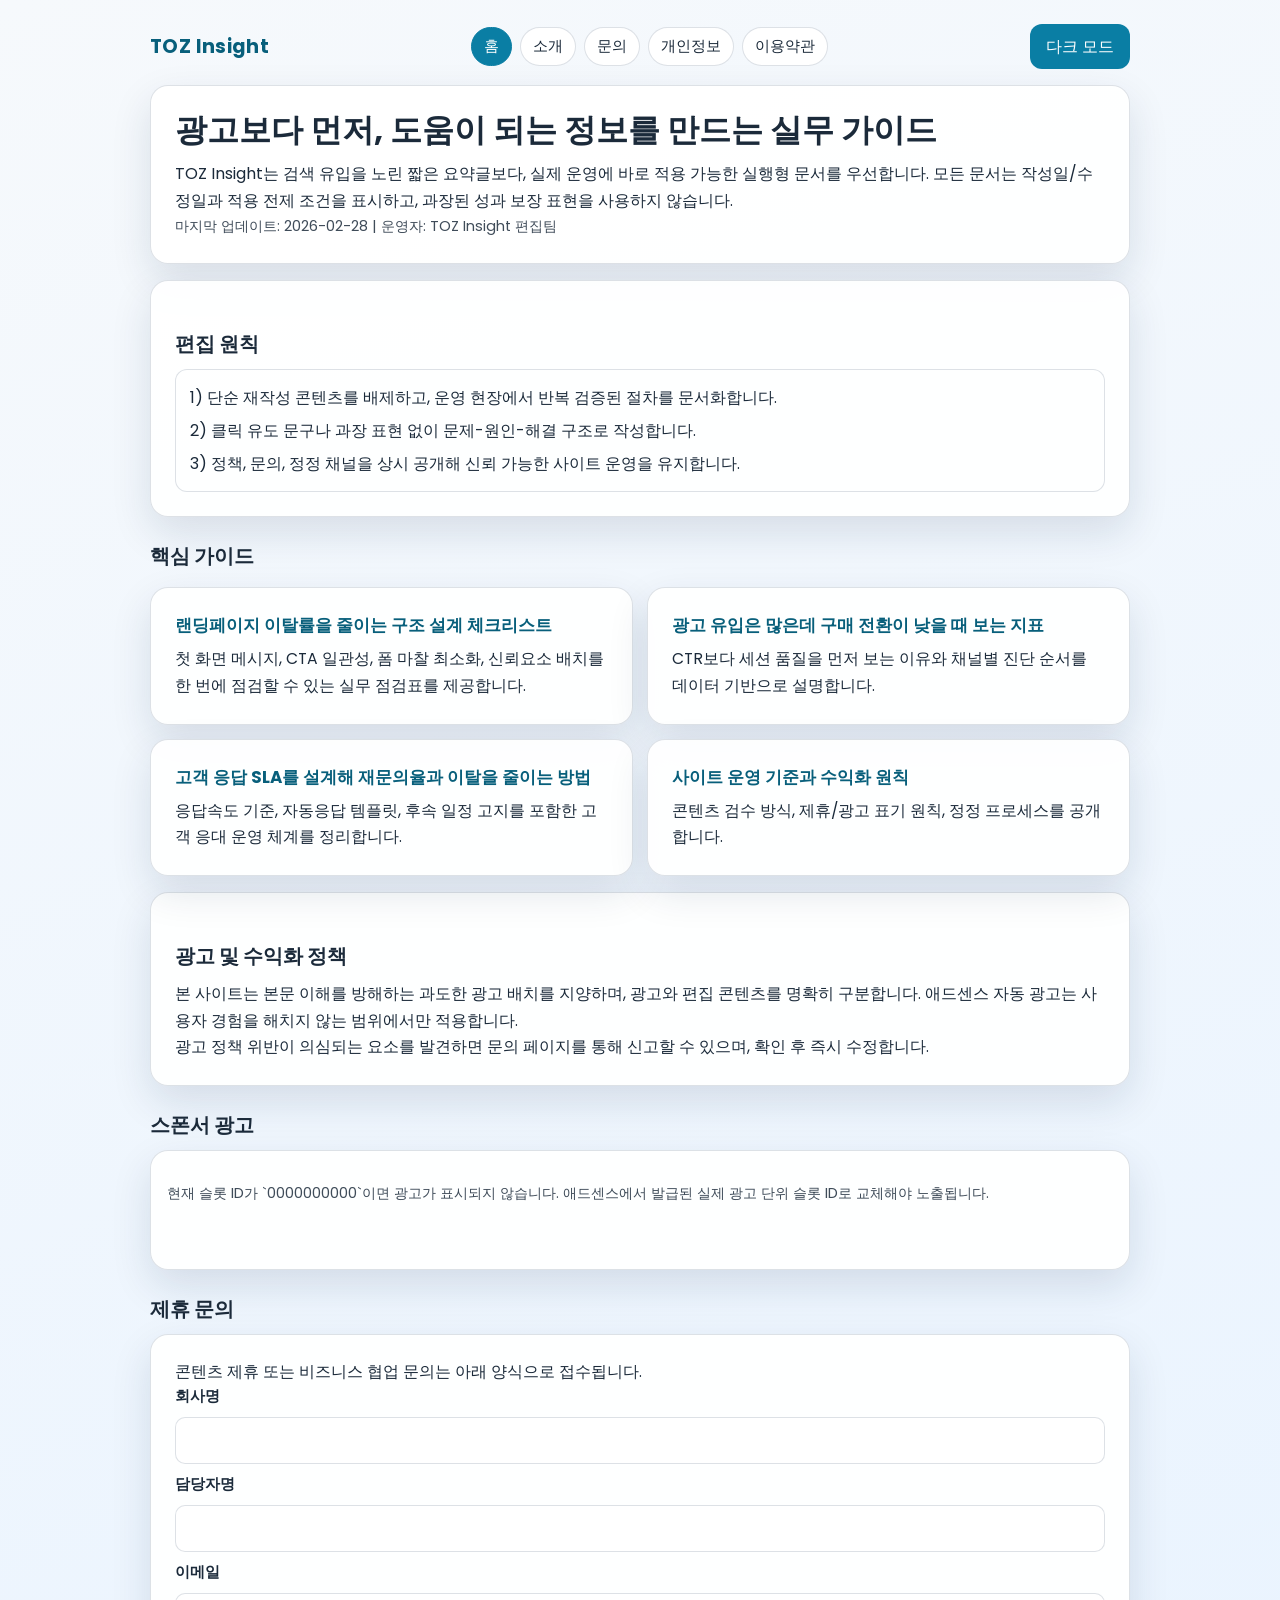
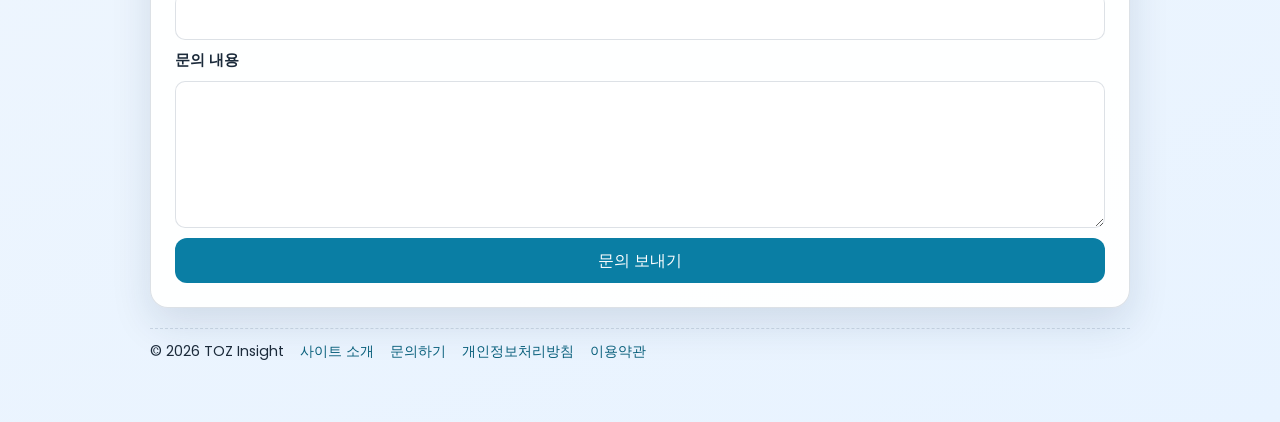
<file: index.html>
<!doctype html>
<html lang="ko">
<head>
  <!-- Google tag (gtag.js) -->
  <script async src="https://www.googletagmanager.com/gtag/js?id=G-XMYWGD8182"></script>
  <script>
    window.dataLayer = window.dataLayer || [];
    function gtag(){dataLayer.push(arguments);}
    gtag('js', new Date());

    gtag('config', 'G-XMYWGD8182');
  </script>
  <script type="text/javascript">
    (function(c,l,a,r,i,t,y){
        c[a]=c[a]||function(){(c[a].q=c[a].q||[]).push(arguments)};
        t=l.createElement(r);t.async=1;t.src="https://www.clarity.ms/tag/"+i;
        y=l.getElementsByTagName(r)[0];y.parentNode.insertBefore(t,y);
    })(window, document, "clarity", "script", "vogurle60e");
  </script>
  <meta charset="UTF-8" />
  <meta name="viewport" content="width=device-width, initial-scale=1.0" />
  <title>TOZ Insight | 비즈니스 성장 가이드</title>
  <meta name="description" content="소상공인과 1인 사업자를 위한 실무형 비즈니스 가이드. 운영, 전환율, 고객 응대, 콘텐츠 전략을 근거 기반으로 정리합니다." />
  <meta name="google-adsense-account" content="ca-pub-9788382000229740" />
  <script async src="https://pagead2.googlesyndication.com/pagead/js/adsbygoogle.js?client=ca-pub-9788382000229740" crossorigin="anonymous"></script>
  <link rel="preconnect" href="https://fonts.googleapis.com" />
  <link rel="preconnect" href="https://fonts.gstatic.com" crossorigin />
  <link href="https://fonts.googleapis.com/css2?family=Poppins:wght@300;400;600;700&display=swap" rel="stylesheet" />
  <link href="style.css" rel="stylesheet" />
</head>
<body>
  <main class="page">
    <header class="topbar">
      <div class="brand">TOZ Insight</div>
      <nav>
        <a href="index.html">홈</a>
        <a href="about.html">소개</a>
        <a href="contact.html">문의</a>
        <a href="privacy.html">개인정보</a>
        <a href="terms.html">이용약관</a>
      </nav>
      <button id="theme-toggle" type="button">다크 모드</button>
    </header>

    <section class="card hero">
      <h1>광고보다 먼저, 도움이 되는 정보를 만드는 실무 가이드</h1>
      <p>
        TOZ Insight는 검색 유입을 노린 짧은 요약글보다, 실제 운영에 바로 적용 가능한 실행형 문서를 우선합니다.
        모든 문서는 작성일/수정일과 적용 전제 조건을 표시하고, 과장된 성과 보장 표현을 사용하지 않습니다.
      </p>
      <p class="notice">
        마지막 업데이트: 2026-02-28 | 운영자: TOZ Insight 편집팀
      </p>
    </section>

    <section class="card">
      <h2 class="section-title">편집 원칙</h2>
      <div class="list-block">
        <p>1) 단순 재작성 콘텐츠를 배제하고, 운영 현장에서 반복 검증된 절차를 문서화합니다.</p>
        <p>2) 클릭 유도 문구나 과장 표현 없이 문제-원인-해결 구조로 작성합니다.</p>
        <p>3) 정책, 문의, 정정 채널을 상시 공개해 신뢰 가능한 사이트 운영을 유지합니다.</p>
      </div>
    </section>

    <h2 class="section-title">핵심 가이드</h2>
    <section class="grid">
      <article class="card article">
        <h2><a href="guide-landing-conversion.html">랜딩페이지 이탈률을 줄이는 구조 설계 체크리스트</a></h2>
        <p>
          첫 화면 메시지, CTA 일관성, 폼 마찰 최소화, 신뢰요소 배치를 한 번에 점검할 수 있는 실무 점검표를 제공합니다.
        </p>
      </article>
      <article class="card article">
        <h2><a href="guide-ad-traffic-quality.html">광고 유입은 많은데 구매 전환이 낮을 때 보는 지표</a></h2>
        <p>
          CTR보다 세션 품질을 먼저 보는 이유와 채널별 진단 순서를 데이터 기반으로 설명합니다.
        </p>
      </article>
      <article class="card article">
        <h2><a href="guide-customer-response-sla.html">고객 응답 SLA를 설계해 재문의율과 이탈을 줄이는 방법</a></h2>
        <p>
          응답속도 기준, 자동응답 템플릿, 후속 일정 고지를 포함한 고객 응대 운영 체계를 정리합니다.
        </p>
      </article>
      <article class="card article">
        <h2><a href="about.html">사이트 운영 기준과 수익화 원칙</a></h2>
        <p>
          콘텐츠 검수 방식, 제휴/광고 표기 원칙, 정정 프로세스를 공개합니다.
        </p>
      </article>
    </section>

    <section class="card">
      <h2 class="section-title">광고 및 수익화 정책</h2>
      <p class="copy">
        본 사이트는 본문 이해를 방해하는 과도한 광고 배치를 지양하며, 광고와 편집 콘텐츠를 명확히 구분합니다.
        애드센스 자동 광고는 사용자 경험을 해치지 않는 범위에서만 적용합니다.
      </p>
      <p class="copy">
        광고 정책 위반이 의심되는 요소를 발견하면 문의 페이지를 통해 신고할 수 있으며, 확인 후 즉시 수정합니다.
      </p>
    </section>

    <h2 class="section-title">스폰서 광고</h2>
    <section class="card ad-card">
      <ins
        class="adsbygoogle"
        style="display:block"
        data-ad-client="ca-pub-9788382000229740"
        data-ad-slot="0000000000"
        data-ad-format="auto"
        data-full-width-responsive="true"
      ></ins>
      <p class="notice">
        현재 슬롯 ID가 `0000000000`이면 광고가 표시되지 않습니다. 애드센스에서 발급된 실제 광고 단위 슬롯 ID로 교체해야 노출됩니다.
      </p>
    </section>

    <h2 class="section-title">제휴 문의</h2>
    <section class="card">
      <p class="copy">콘텐츠 제휴 또는 비즈니스 협업 문의는 아래 양식으로 접수됩니다.</p>
      <form action="https://formspree.io/f/mbdabpjo" method="POST">
        <label for="company">회사명</label>
        <input id="company" name="company" type="text" required />

        <label for="name">담당자명</label>
        <input id="name" name="name" type="text" required />

        <label for="email">이메일</label>
        <input id="email" name="email" type="email" required />

        <label for="message">문의 내용</label>
        <textarea id="message" name="message" rows="5" required></textarea>

        <input type="hidden" name="_subject" value="TOZ Insight 제휴 문의" />
        <button type="submit">문의 보내기</button>
      </form>
    </section>

    <footer class="footer">
      <span>© 2026 TOZ Insight</span>
      <a href="about.html">사이트 소개</a>
      <a href="contact.html">문의하기</a>
      <a href="privacy.html">개인정보처리방침</a>
      <a href="terms.html">이용약관</a>
    </footer>
  </main>

  <script src="main.js"></script>
</body>
</html>
</file>
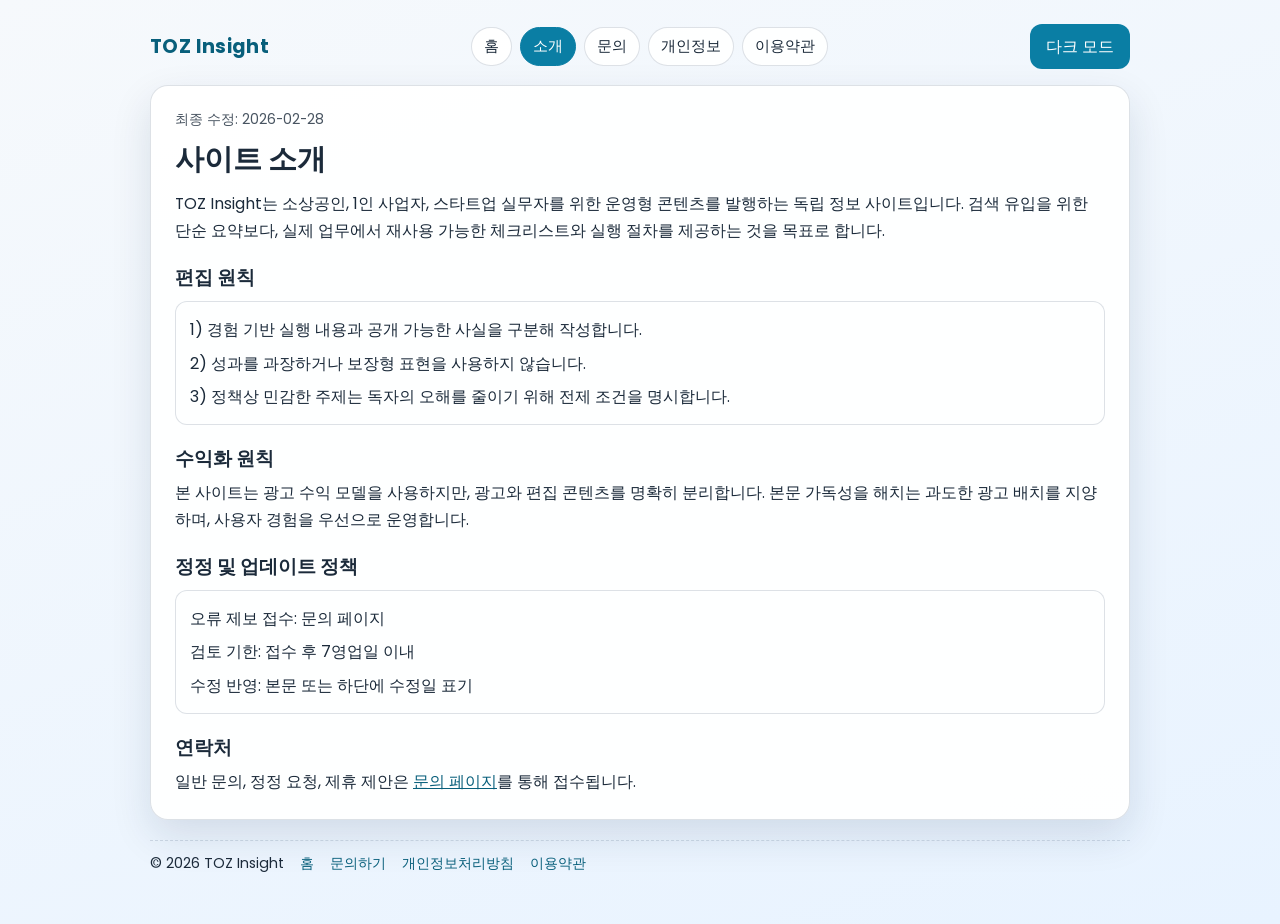
<file: about.html>
<!doctype html>
<html lang="ko">
<head>
  <!-- Google tag (gtag.js) -->
  <script async src="https://www.googletagmanager.com/gtag/js?id=G-XMYWGD8182"></script>
  <script>
    window.dataLayer = window.dataLayer || [];
    function gtag(){dataLayer.push(arguments);}
    gtag('js', new Date());

    gtag('config', 'G-XMYWGD8182');
  </script>
  <script type="text/javascript">
    (function(c,l,a,r,i,t,y){
        c[a]=c[a]||function(){(c[a].q=c[a].q||[]).push(arguments)};
        t=l.createElement(r);t.async=1;t.src="https://www.clarity.ms/tag/"+i;
        y=l.getElementsByTagName(r)[0];y.parentNode.insertBefore(t,y);
    })(window, document, "clarity", "script", "vogurle60e");
  </script>
  <meta charset="UTF-8" />
  <meta name="viewport" content="width=device-width, initial-scale=1.0" />
  <title>TOZ Insight | 사이트 소개</title>
  <meta name="description" content="TOZ Insight 운영 목적, 편집 원칙, 수익화 원칙, 정정 정책 안내" />
  <meta name="google-adsense-account" content="ca-pub-9788382000229740" />
  <script async src="https://pagead2.googlesyndication.com/pagead/js/adsbygoogle.js?client=ca-pub-9788382000229740" crossorigin="anonymous"></script>
  <link rel="preconnect" href="https://fonts.googleapis.com" />
  <link rel="preconnect" href="https://fonts.gstatic.com" crossorigin />
  <link href="https://fonts.googleapis.com/css2?family=Poppins:wght@300;400;600;700&display=swap" rel="stylesheet" />
  <link href="style.css" rel="stylesheet" />
</head>
<body>
  <main class="page">
    <header class="topbar">
      <div class="brand">TOZ Insight</div>
      <nav>
        <a href="index.html">홈</a>
        <a href="about.html">소개</a>
        <a href="contact.html">문의</a>
        <a href="privacy.html">개인정보</a>
        <a href="terms.html">이용약관</a>
      </nav>
      <button id="theme-toggle" type="button">다크 모드</button>
    </header>

    <section class="card doc">
      <p class="doc-meta">최종 수정: 2026-02-28</p>
      <h1>사이트 소개</h1>
      <p class="copy">
        TOZ Insight는 소상공인, 1인 사업자, 스타트업 실무자를 위한 운영형 콘텐츠를 발행하는 독립 정보 사이트입니다.
        검색 유입을 위한 단순 요약보다, 실제 업무에서 재사용 가능한 체크리스트와 실행 절차를 제공하는 것을 목표로 합니다.
      </p>

      <h2>편집 원칙</h2>
      <div class="list-block">
        <p>1) 경험 기반 실행 내용과 공개 가능한 사실을 구분해 작성합니다.</p>
        <p>2) 성과를 과장하거나 보장형 표현을 사용하지 않습니다.</p>
        <p>3) 정책상 민감한 주제는 독자의 오해를 줄이기 위해 전제 조건을 명시합니다.</p>
      </div>

      <h2>수익화 원칙</h2>
      <p class="copy">
        본 사이트는 광고 수익 모델을 사용하지만, 광고와 편집 콘텐츠를 명확히 분리합니다.
        본문 가독성을 해치는 과도한 광고 배치를 지양하며, 사용자 경험을 우선으로 운영합니다.
      </p>

      <h2>정정 및 업데이트 정책</h2>
      <div class="list-block">
        <p>오류 제보 접수: 문의 페이지</p>
        <p>검토 기한: 접수 후 7영업일 이내</p>
        <p>수정 반영: 본문 또는 하단에 수정일 표기</p>
      </div>

      <h2>연락처</h2>
      <p class="copy">
        일반 문의, 정정 요청, 제휴 제안은 <a href="contact.html">문의 페이지</a>를 통해 접수됩니다.
      </p>
    </section>

    <footer class="footer">
      <span>© 2026 TOZ Insight</span>
      <a href="index.html">홈</a>
      <a href="contact.html">문의하기</a>
      <a href="privacy.html">개인정보처리방침</a>
      <a href="terms.html">이용약관</a>
    </footer>
  </main>
  <script src="main.js"></script>
</body>
</html>
</file>
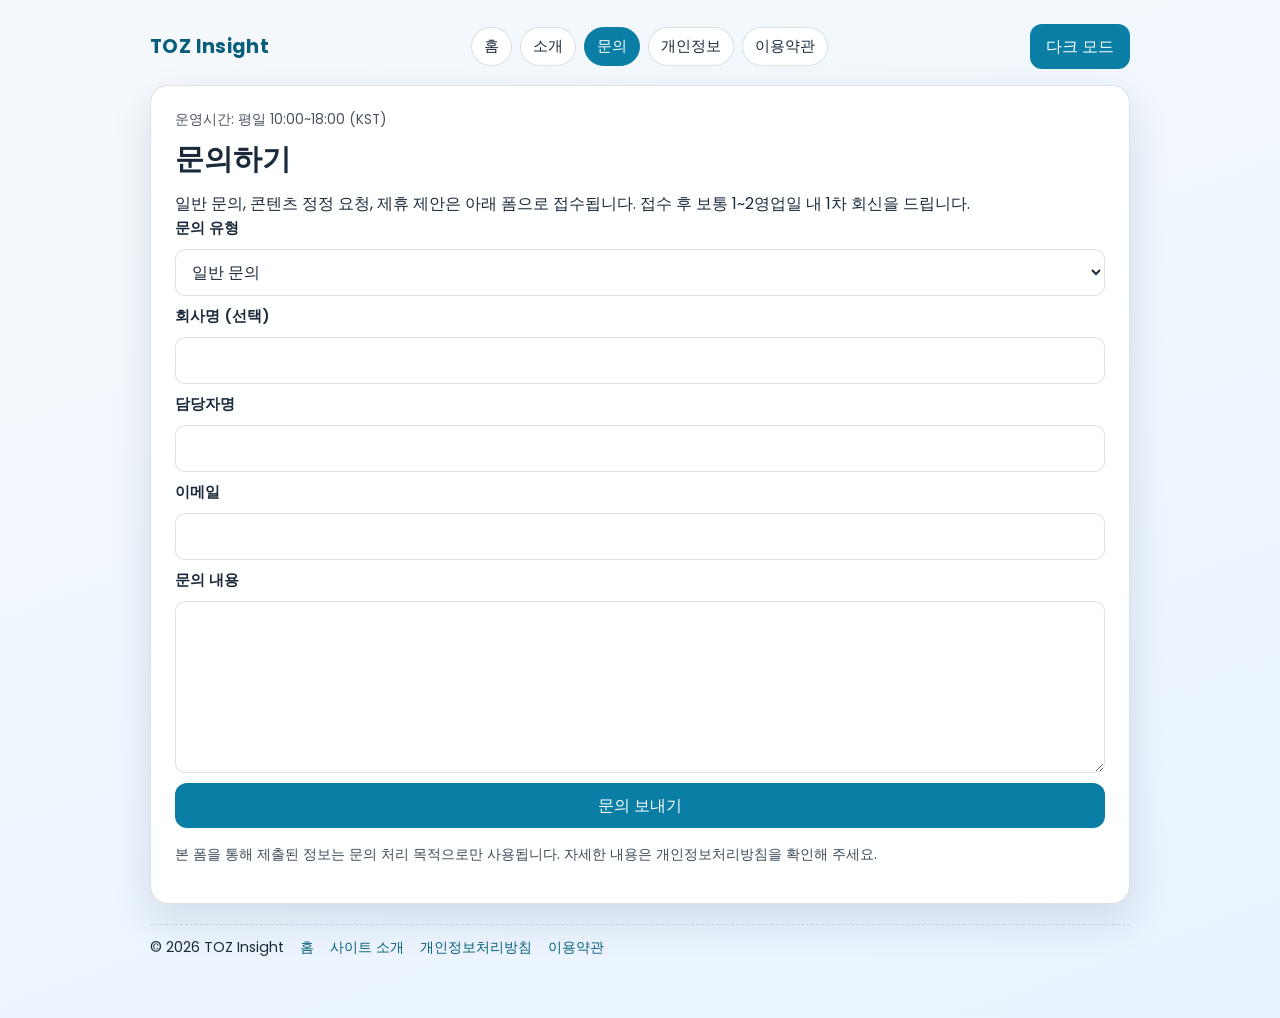
<file: contact.html>
<!doctype html>
<html lang="ko">
<head>
  <!-- Google tag (gtag.js) -->
  <script async src="https://www.googletagmanager.com/gtag/js?id=G-XMYWGD8182"></script>
  <script>
    window.dataLayer = window.dataLayer || [];
    function gtag(){dataLayer.push(arguments);}
    gtag('js', new Date());

    gtag('config', 'G-XMYWGD8182');
  </script>
  <script type="text/javascript">
    (function(c,l,a,r,i,t,y){
        c[a]=c[a]||function(){(c[a].q=c[a].q||[]).push(arguments)};
        t=l.createElement(r);t.async=1;t.src="https://www.clarity.ms/tag/"+i;
        y=l.getElementsByTagName(r)[0];y.parentNode.insertBefore(t,y);
    })(window, document, "clarity", "script", "vogurle60e");
  </script>
  <meta charset="UTF-8" />
  <meta name="viewport" content="width=device-width, initial-scale=1.0" />
  <title>TOZ Insight | 문의하기</title>
  <meta name="description" content="TOZ Insight 일반 문의, 제휴, 정정 요청 접수 페이지" />
  <meta name="google-adsense-account" content="ca-pub-9788382000229740" />
  <script async src="https://pagead2.googlesyndication.com/pagead/js/adsbygoogle.js?client=ca-pub-9788382000229740" crossorigin="anonymous"></script>
  <link rel="preconnect" href="https://fonts.googleapis.com" />
  <link rel="preconnect" href="https://fonts.gstatic.com" crossorigin />
  <link href="https://fonts.googleapis.com/css2?family=Poppins:wght@300;400;600;700&display=swap" rel="stylesheet" />
  <link href="style.css" rel="stylesheet" />
</head>
<body>
  <main class="page">
    <header class="topbar">
      <div class="brand">TOZ Insight</div>
      <nav>
        <a href="index.html">홈</a>
        <a href="about.html">소개</a>
        <a href="contact.html">문의</a>
        <a href="privacy.html">개인정보</a>
        <a href="terms.html">이용약관</a>
      </nav>
      <button id="theme-toggle" type="button">다크 모드</button>
    </header>

    <section class="card doc">
      <p class="doc-meta">운영시간: 평일 10:00~18:00 (KST)</p>
      <h1>문의하기</h1>
      <p class="copy">
        일반 문의, 콘텐츠 정정 요청, 제휴 제안은 아래 폼으로 접수됩니다.
        접수 후 보통 1~2영업일 내 1차 회신을 드립니다.
      </p>

      <form action="https://formspree.io/f/mbdabpjo" method="POST">
        <label for="category">문의 유형</label>
        <select id="category" name="category" required>
          <option value="general">일반 문의</option>
          <option value="correction">정정 요청</option>
          <option value="partnership">제휴 제안</option>
        </select>

        <label for="company">회사명 (선택)</label>
        <input id="company" name="company" type="text" />

        <label for="name">담당자명</label>
        <input id="name" name="name" type="text" required />

        <label for="email">이메일</label>
        <input id="email" name="email" type="email" required />

        <label for="message">문의 내용</label>
        <textarea id="message" name="message" rows="6" required></textarea>

        <input type="hidden" name="_subject" value="TOZ Insight 문의" />
        <button type="submit">문의 보내기</button>
      </form>

      <p class="notice">
        본 폼을 통해 제출된 정보는 문의 처리 목적으로만 사용됩니다. 자세한 내용은 개인정보처리방침을 확인해 주세요.
      </p>
    </section>

    <footer class="footer">
      <span>© 2026 TOZ Insight</span>
      <a href="index.html">홈</a>
      <a href="about.html">사이트 소개</a>
      <a href="privacy.html">개인정보처리방침</a>
      <a href="terms.html">이용약관</a>
    </footer>
  </main>
  <script src="main.js"></script>
</body>
</html>
</file>
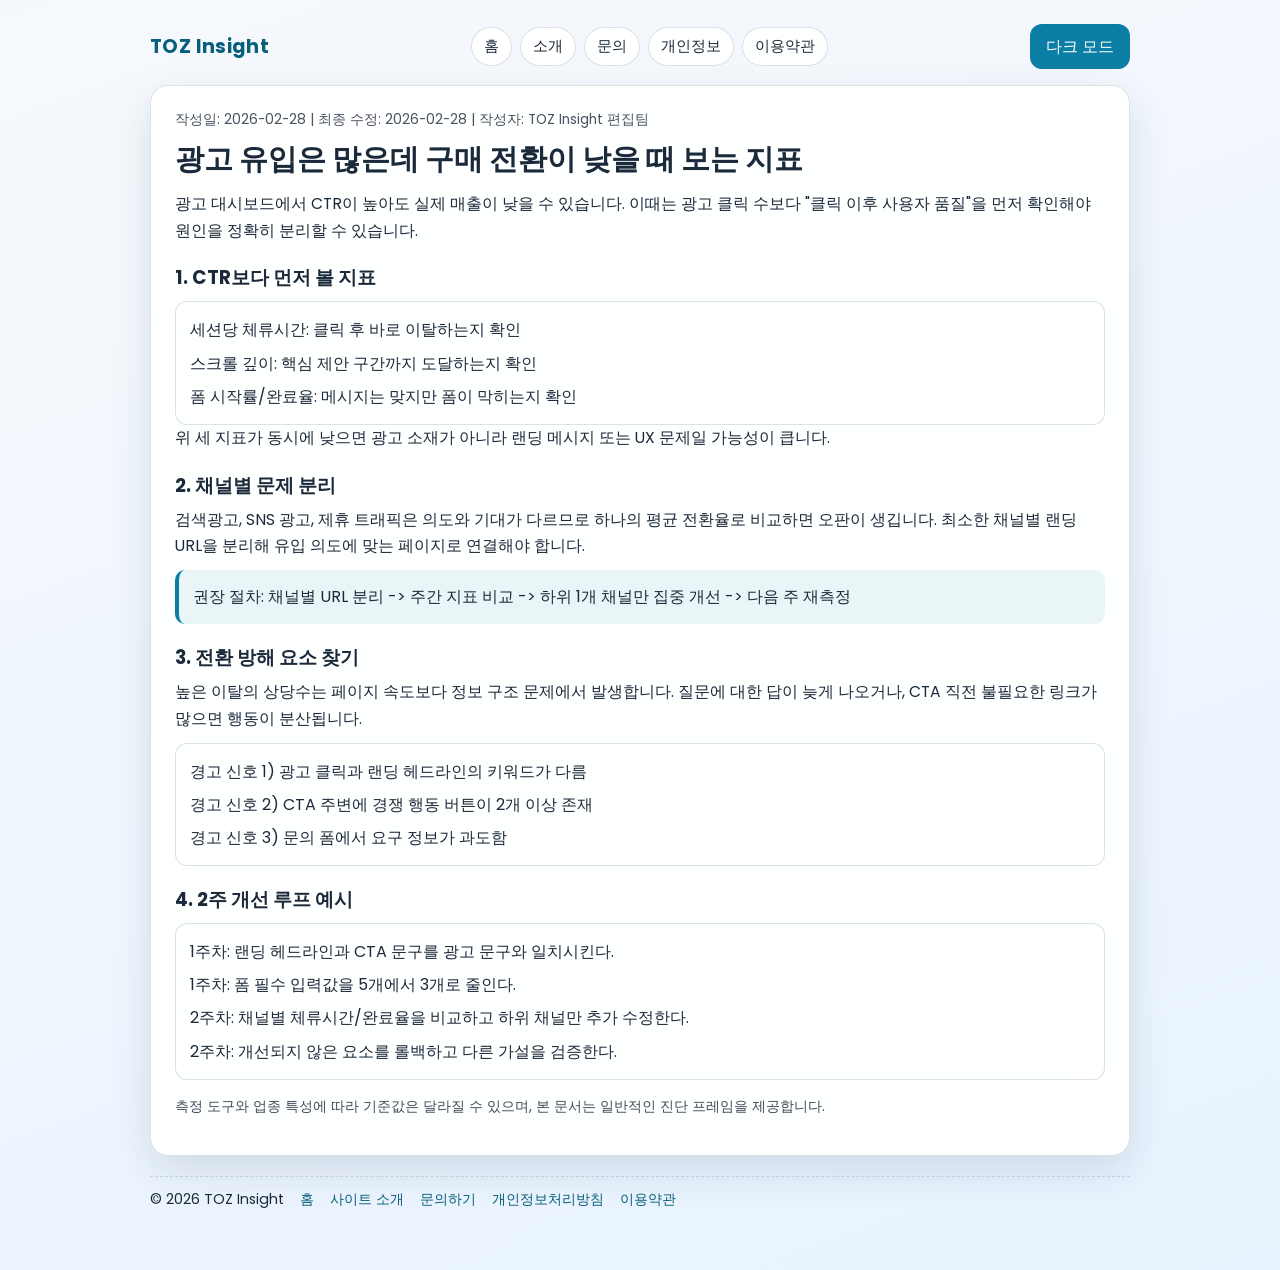
<file: guide-ad-traffic-quality.html>
<!doctype html>
<html lang="ko">
<head>
  <!-- Google tag (gtag.js) -->
  <script async src="https://www.googletagmanager.com/gtag/js?id=G-XMYWGD8182"></script>
  <script>
    window.dataLayer = window.dataLayer || [];
    function gtag(){dataLayer.push(arguments);}
    gtag('js', new Date());

    gtag('config', 'G-XMYWGD8182');
  </script>
  <script type="text/javascript">
    (function(c,l,a,r,i,t,y){
        c[a]=c[a]||function(){(c[a].q=c[a].q||[]).push(arguments)};
        t=l.createElement(r);t.async=1;t.src="https://www.clarity.ms/tag/"+i;
        y=l.getElementsByTagName(r)[0];y.parentNode.insertBefore(t,y);
    })(window, document, "clarity", "script", "vogurle60e");
  </script>
  <meta charset="UTF-8" />
  <meta name="viewport" content="width=device-width, initial-scale=1.0" />
  <title>광고 유입은 많은데 구매 전환이 낮을 때 보는 지표 | TOZ Insight</title>
  <meta name="description" content="CTR보다 세션 품질을 우선 확인해 광고 유입 대비 전환율 문제를 진단하는 방법" />
  <meta name="google-adsense-account" content="ca-pub-9788382000229740" />
  <script async src="https://pagead2.googlesyndication.com/pagead/js/adsbygoogle.js?client=ca-pub-9788382000229740" crossorigin="anonymous"></script>
  <link rel="preconnect" href="https://fonts.googleapis.com" />
  <link rel="preconnect" href="https://fonts.gstatic.com" crossorigin />
  <link href="https://fonts.googleapis.com/css2?family=Poppins:wght@300;400;600;700&display=swap" rel="stylesheet" />
  <link href="style.css" rel="stylesheet" />
</head>
<body>
  <main class="page">
    <header class="topbar">
      <div class="brand">TOZ Insight</div>
      <nav>
        <a href="index.html">홈</a>
        <a href="about.html">소개</a>
        <a href="contact.html">문의</a>
        <a href="privacy.html">개인정보</a>
        <a href="terms.html">이용약관</a>
      </nav>
      <button id="theme-toggle" type="button">다크 모드</button>
    </header>

    <article class="card doc">
      <p class="doc-meta">작성일: 2026-02-28 | 최종 수정: 2026-02-28 | 작성자: TOZ Insight 편집팀</p>
      <h1>광고 유입은 많은데 구매 전환이 낮을 때 보는 지표</h1>
      <p class="copy">
        광고 대시보드에서 CTR이 높아도 실제 매출이 낮을 수 있습니다.
        이때는 광고 클릭 수보다 "클릭 이후 사용자 품질"을 먼저 확인해야 원인을 정확히 분리할 수 있습니다.
      </p>

      <h2>1. CTR보다 먼저 볼 지표</h2>
      <div class="list-block">
        <p>세션당 체류시간: 클릭 후 바로 이탈하는지 확인</p>
        <p>스크롤 깊이: 핵심 제안 구간까지 도달하는지 확인</p>
        <p>폼 시작률/완료율: 메시지는 맞지만 폼이 막히는지 확인</p>
      </div>
      <p class="copy">
        위 세 지표가 동시에 낮으면 광고 소재가 아니라 랜딩 메시지 또는 UX 문제일 가능성이 큽니다.
      </p>

      <h2>2. 채널별 문제 분리</h2>
      <p class="copy">
        검색광고, SNS 광고, 제휴 트래픽은 의도와 기대가 다르므로 하나의 평균 전환율로 비교하면 오판이 생깁니다.
        최소한 채널별 랜딩 URL을 분리해 유입 의도에 맞는 페이지로 연결해야 합니다.
      </p>
      <div class="highlight">
        권장 절차: 채널별 URL 분리 -> 주간 지표 비교 -> 하위 1개 채널만 집중 개선 -> 다음 주 재측정
      </div>

      <h2>3. 전환 방해 요소 찾기</h2>
      <p class="copy">
        높은 이탈의 상당수는 페이지 속도보다 정보 구조 문제에서 발생합니다.
        질문에 대한 답이 늦게 나오거나, CTA 직전 불필요한 링크가 많으면 행동이 분산됩니다.
      </p>
      <div class="list-block">
        <p>경고 신호 1) 광고 클릭과 랜딩 헤드라인의 키워드가 다름</p>
        <p>경고 신호 2) CTA 주변에 경쟁 행동 버튼이 2개 이상 존재</p>
        <p>경고 신호 3) 문의 폼에서 요구 정보가 과도함</p>
      </div>

      <h2>4. 2주 개선 루프 예시</h2>
      <div class="list-block">
        <p>1주차: 랜딩 헤드라인과 CTA 문구를 광고 문구와 일치시킨다.</p>
        <p>1주차: 폼 필수 입력값을 5개에서 3개로 줄인다.</p>
        <p>2주차: 채널별 체류시간/완료율을 비교하고 하위 채널만 추가 수정한다.</p>
        <p>2주차: 개선되지 않은 요소를 롤백하고 다른 가설을 검증한다.</p>
      </div>

      <p class="notice">측정 도구와 업종 특성에 따라 기준값은 달라질 수 있으며, 본 문서는 일반적인 진단 프레임을 제공합니다.</p>
    </article>

    <footer class="footer">
      <span>© 2026 TOZ Insight</span>
      <a href="index.html">홈</a>
      <a href="about.html">사이트 소개</a>
      <a href="contact.html">문의하기</a>
      <a href="privacy.html">개인정보처리방침</a>
      <a href="terms.html">이용약관</a>
    </footer>
  </main>
  <script src="main.js"></script>
</body>
</html>
</file>
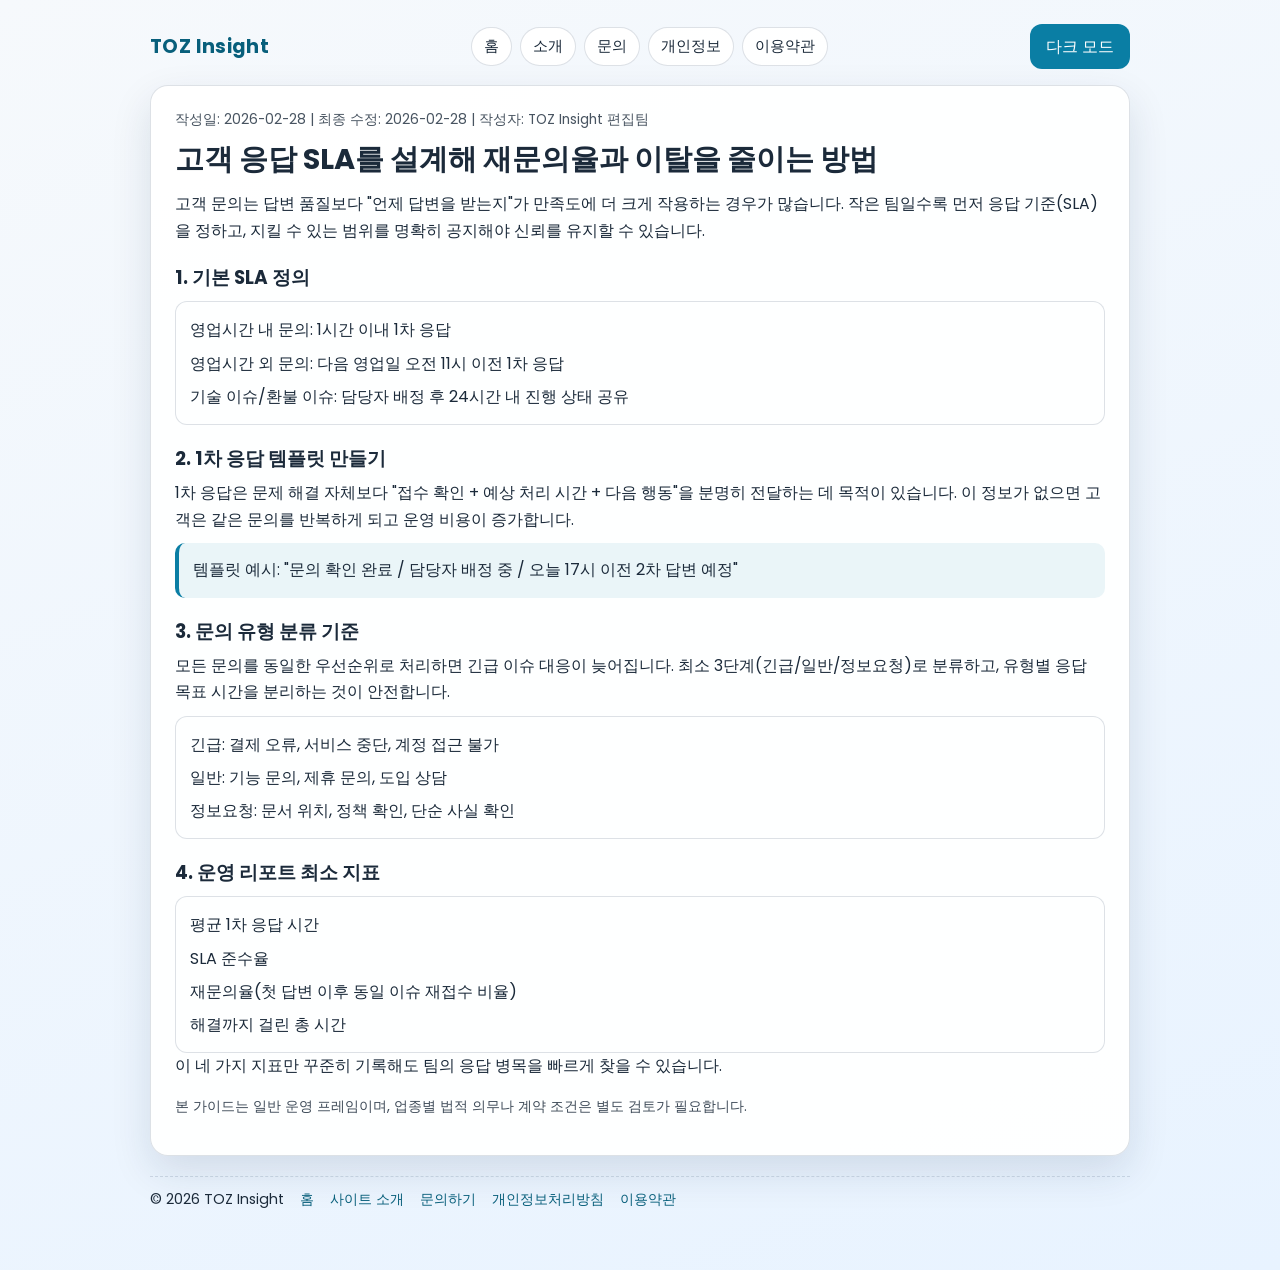
<file: guide-customer-response-sla.html>
<!doctype html>
<html lang="ko">
<head>
  <!-- Google tag (gtag.js) -->
  <script async src="https://www.googletagmanager.com/gtag/js?id=G-XMYWGD8182"></script>
  <script>
    window.dataLayer = window.dataLayer || [];
    function gtag(){dataLayer.push(arguments);}
    gtag('js', new Date());

    gtag('config', 'G-XMYWGD8182');
  </script>
  <script type="text/javascript">
    (function(c,l,a,r,i,t,y){
        c[a]=c[a]||function(){(c[a].q=c[a].q||[]).push(arguments)};
        t=l.createElement(r);t.async=1;t.src="https://www.clarity.ms/tag/"+i;
        y=l.getElementsByTagName(r)[0];y.parentNode.insertBefore(t,y);
    })(window, document, "clarity", "script", "vogurle60e");
  </script>
  <meta charset="UTF-8" />
  <meta name="viewport" content="width=device-width, initial-scale=1.0" />
  <title>고객 응답 SLA를 설계해 재문의율과 이탈을 줄이는 방법 | TOZ Insight</title>
  <meta name="description" content="고객 문의 응답 기준(SLA)을 설계하고 운영 템플릿으로 응답 품질을 높이는 실무 가이드" />
  <meta name="google-adsense-account" content="ca-pub-9788382000229740" />
  <script async src="https://pagead2.googlesyndication.com/pagead/js/adsbygoogle.js?client=ca-pub-9788382000229740" crossorigin="anonymous"></script>
  <link rel="preconnect" href="https://fonts.googleapis.com" />
  <link rel="preconnect" href="https://fonts.gstatic.com" crossorigin />
  <link href="https://fonts.googleapis.com/css2?family=Poppins:wght@300;400;600;700&display=swap" rel="stylesheet" />
  <link href="style.css" rel="stylesheet" />
</head>
<body>
  <main class="page">
    <header class="topbar">
      <div class="brand">TOZ Insight</div>
      <nav>
        <a href="index.html">홈</a>
        <a href="about.html">소개</a>
        <a href="contact.html">문의</a>
        <a href="privacy.html">개인정보</a>
        <a href="terms.html">이용약관</a>
      </nav>
      <button id="theme-toggle" type="button">다크 모드</button>
    </header>

    <article class="card doc">
      <p class="doc-meta">작성일: 2026-02-28 | 최종 수정: 2026-02-28 | 작성자: TOZ Insight 편집팀</p>
      <h1>고객 응답 SLA를 설계해 재문의율과 이탈을 줄이는 방법</h1>
      <p class="copy">
        고객 문의는 답변 품질보다 "언제 답변을 받는지"가 만족도에 더 크게 작용하는 경우가 많습니다.
        작은 팀일수록 먼저 응답 기준(SLA)을 정하고, 지킬 수 있는 범위를 명확히 공지해야 신뢰를 유지할 수 있습니다.
      </p>

      <h2>1. 기본 SLA 정의</h2>
      <div class="list-block">
        <p>영업시간 내 문의: 1시간 이내 1차 응답</p>
        <p>영업시간 외 문의: 다음 영업일 오전 11시 이전 1차 응답</p>
        <p>기술 이슈/환불 이슈: 담당자 배정 후 24시간 내 진행 상태 공유</p>
      </div>

      <h2>2. 1차 응답 템플릿 만들기</h2>
      <p class="copy">
        1차 응답은 문제 해결 자체보다 "접수 확인 + 예상 처리 시간 + 다음 행동"을 분명히 전달하는 데 목적이 있습니다.
        이 정보가 없으면 고객은 같은 문의를 반복하게 되고 운영 비용이 증가합니다.
      </p>
      <div class="highlight">
        템플릿 예시: "문의 확인 완료 / 담당자 배정 중 / 오늘 17시 이전 2차 답변 예정"
      </div>

      <h2>3. 문의 유형 분류 기준</h2>
      <p class="copy">
        모든 문의를 동일한 우선순위로 처리하면 긴급 이슈 대응이 늦어집니다.
        최소 3단계(긴급/일반/정보요청)로 분류하고, 유형별 응답 목표 시간을 분리하는 것이 안전합니다.
      </p>
      <div class="list-block">
        <p>긴급: 결제 오류, 서비스 중단, 계정 접근 불가</p>
        <p>일반: 기능 문의, 제휴 문의, 도입 상담</p>
        <p>정보요청: 문서 위치, 정책 확인, 단순 사실 확인</p>
      </div>

      <h2>4. 운영 리포트 최소 지표</h2>
      <div class="list-block">
        <p>평균 1차 응답 시간</p>
        <p>SLA 준수율</p>
        <p>재문의율(첫 답변 이후 동일 이슈 재접수 비율)</p>
        <p>해결까지 걸린 총 시간</p>
      </div>
      <p class="copy">
        이 네 가지 지표만 꾸준히 기록해도 팀의 응답 병목을 빠르게 찾을 수 있습니다.
      </p>

      <p class="notice">본 가이드는 일반 운영 프레임이며, 업종별 법적 의무나 계약 조건은 별도 검토가 필요합니다.</p>
    </article>

    <footer class="footer">
      <span>© 2026 TOZ Insight</span>
      <a href="index.html">홈</a>
      <a href="about.html">사이트 소개</a>
      <a href="contact.html">문의하기</a>
      <a href="privacy.html">개인정보처리방침</a>
      <a href="terms.html">이용약관</a>
    </footer>
  </main>
  <script src="main.js"></script>
</body>
</html>
</file>
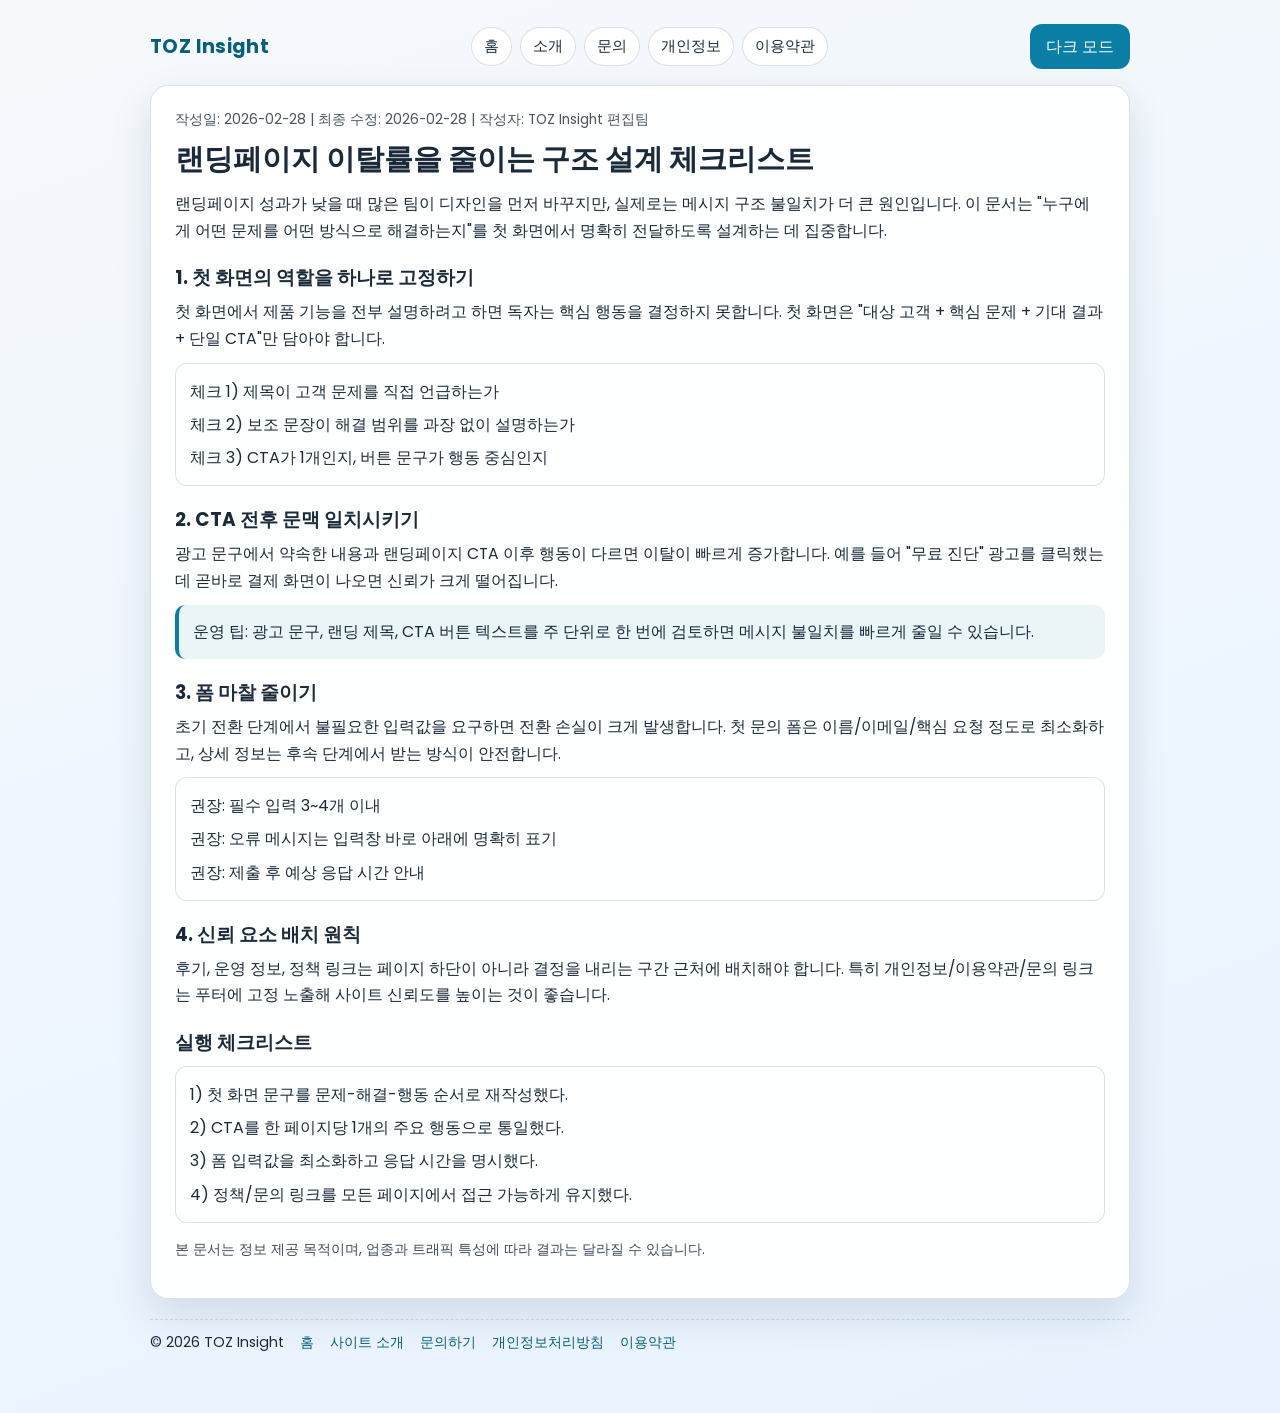
<file: guide-landing-conversion.html>
<!doctype html>
<html lang="ko">
<head>
  <!-- Google tag (gtag.js) -->
  <script async src="https://www.googletagmanager.com/gtag/js?id=G-XMYWGD8182"></script>
  <script>
    window.dataLayer = window.dataLayer || [];
    function gtag(){dataLayer.push(arguments);}
    gtag('js', new Date());

    gtag('config', 'G-XMYWGD8182');
  </script>
  <script type="text/javascript">
    (function(c,l,a,r,i,t,y){
        c[a]=c[a]||function(){(c[a].q=c[a].q||[]).push(arguments)};
        t=l.createElement(r);t.async=1;t.src="https://www.clarity.ms/tag/"+i;
        y=l.getElementsByTagName(r)[0];y.parentNode.insertBefore(t,y);
    })(window, document, "clarity", "script", "vogurle60e");
  </script>
  <meta charset="UTF-8" />
  <meta name="viewport" content="width=device-width, initial-scale=1.0" />
  <title>랜딩페이지 이탈률을 줄이는 구조 설계 체크리스트 | TOZ Insight</title>
  <meta name="description" content="랜딩페이지 이탈률을 줄이기 위한 메시지 구조, CTA 설계, 폼 마찰 최소화, 신뢰 요소 배치 실무 체크리스트" />
  <meta name="google-adsense-account" content="ca-pub-9788382000229740" />
  <script async src="https://pagead2.googlesyndication.com/pagead/js/adsbygoogle.js?client=ca-pub-9788382000229740" crossorigin="anonymous"></script>
  <link rel="preconnect" href="https://fonts.googleapis.com" />
  <link rel="preconnect" href="https://fonts.gstatic.com" crossorigin />
  <link href="https://fonts.googleapis.com/css2?family=Poppins:wght@300;400;600;700&display=swap" rel="stylesheet" />
  <link href="style.css" rel="stylesheet" />
</head>
<body>
  <main class="page">
    <header class="topbar">
      <div class="brand">TOZ Insight</div>
      <nav>
        <a href="index.html">홈</a>
        <a href="about.html">소개</a>
        <a href="contact.html">문의</a>
        <a href="privacy.html">개인정보</a>
        <a href="terms.html">이용약관</a>
      </nav>
      <button id="theme-toggle" type="button">다크 모드</button>
    </header>

    <article class="card doc">
      <p class="doc-meta">작성일: 2026-02-28 | 최종 수정: 2026-02-28 | 작성자: TOZ Insight 편집팀</p>
      <h1>랜딩페이지 이탈률을 줄이는 구조 설계 체크리스트</h1>
      <p class="copy">
        랜딩페이지 성과가 낮을 때 많은 팀이 디자인을 먼저 바꾸지만, 실제로는 메시지 구조 불일치가 더 큰 원인입니다.
        이 문서는 "누구에게 어떤 문제를 어떤 방식으로 해결하는지"를 첫 화면에서 명확히 전달하도록 설계하는 데 집중합니다.
      </p>

      <h2>1. 첫 화면의 역할을 하나로 고정하기</h2>
      <p class="copy">
        첫 화면에서 제품 기능을 전부 설명하려고 하면 독자는 핵심 행동을 결정하지 못합니다.
        첫 화면은 "대상 고객 + 핵심 문제 + 기대 결과 + 단일 CTA"만 담아야 합니다.
      </p>
      <div class="list-block">
        <p>체크 1) 제목이 고객 문제를 직접 언급하는가</p>
        <p>체크 2) 보조 문장이 해결 범위를 과장 없이 설명하는가</p>
        <p>체크 3) CTA가 1개인지, 버튼 문구가 행동 중심인지</p>
      </div>

      <h2>2. CTA 전후 문맥 일치시키기</h2>
      <p class="copy">
        광고 문구에서 약속한 내용과 랜딩페이지 CTA 이후 행동이 다르면 이탈이 빠르게 증가합니다.
        예를 들어 "무료 진단" 광고를 클릭했는데 곧바로 결제 화면이 나오면 신뢰가 크게 떨어집니다.
      </p>
      <div class="highlight">
        운영 팁: 광고 문구, 랜딩 제목, CTA 버튼 텍스트를 주 단위로 한 번에 검토하면 메시지 불일치를 빠르게 줄일 수 있습니다.
      </div>

      <h2>3. 폼 마찰 줄이기</h2>
      <p class="copy">
        초기 전환 단계에서 불필요한 입력값을 요구하면 전환 손실이 크게 발생합니다.
        첫 문의 폼은 이름/이메일/핵심 요청 정도로 최소화하고, 상세 정보는 후속 단계에서 받는 방식이 안전합니다.
      </p>
      <div class="list-block">
        <p>권장: 필수 입력 3~4개 이내</p>
        <p>권장: 오류 메시지는 입력창 바로 아래에 명확히 표기</p>
        <p>권장: 제출 후 예상 응답 시간 안내</p>
      </div>

      <h2>4. 신뢰 요소 배치 원칙</h2>
      <p class="copy">
        후기, 운영 정보, 정책 링크는 페이지 하단이 아니라 결정을 내리는 구간 근처에 배치해야 합니다.
        특히 개인정보/이용약관/문의 링크는 푸터에 고정 노출해 사이트 신뢰도를 높이는 것이 좋습니다.
      </p>

      <h2>실행 체크리스트</h2>
      <div class="list-block">
        <p>1) 첫 화면 문구를 문제-해결-행동 순서로 재작성했다.</p>
        <p>2) CTA를 한 페이지당 1개의 주요 행동으로 통일했다.</p>
        <p>3) 폼 입력값을 최소화하고 응답 시간을 명시했다.</p>
        <p>4) 정책/문의 링크를 모든 페이지에서 접근 가능하게 유지했다.</p>
      </div>

      <p class="notice">본 문서는 정보 제공 목적이며, 업종과 트래픽 특성에 따라 결과는 달라질 수 있습니다.</p>
    </article>

    <footer class="footer">
      <span>© 2026 TOZ Insight</span>
      <a href="index.html">홈</a>
      <a href="about.html">사이트 소개</a>
      <a href="contact.html">문의하기</a>
      <a href="privacy.html">개인정보처리방침</a>
      <a href="terms.html">이용약관</a>
    </footer>
  </main>
  <script src="main.js"></script>
</body>
</html>
</file>
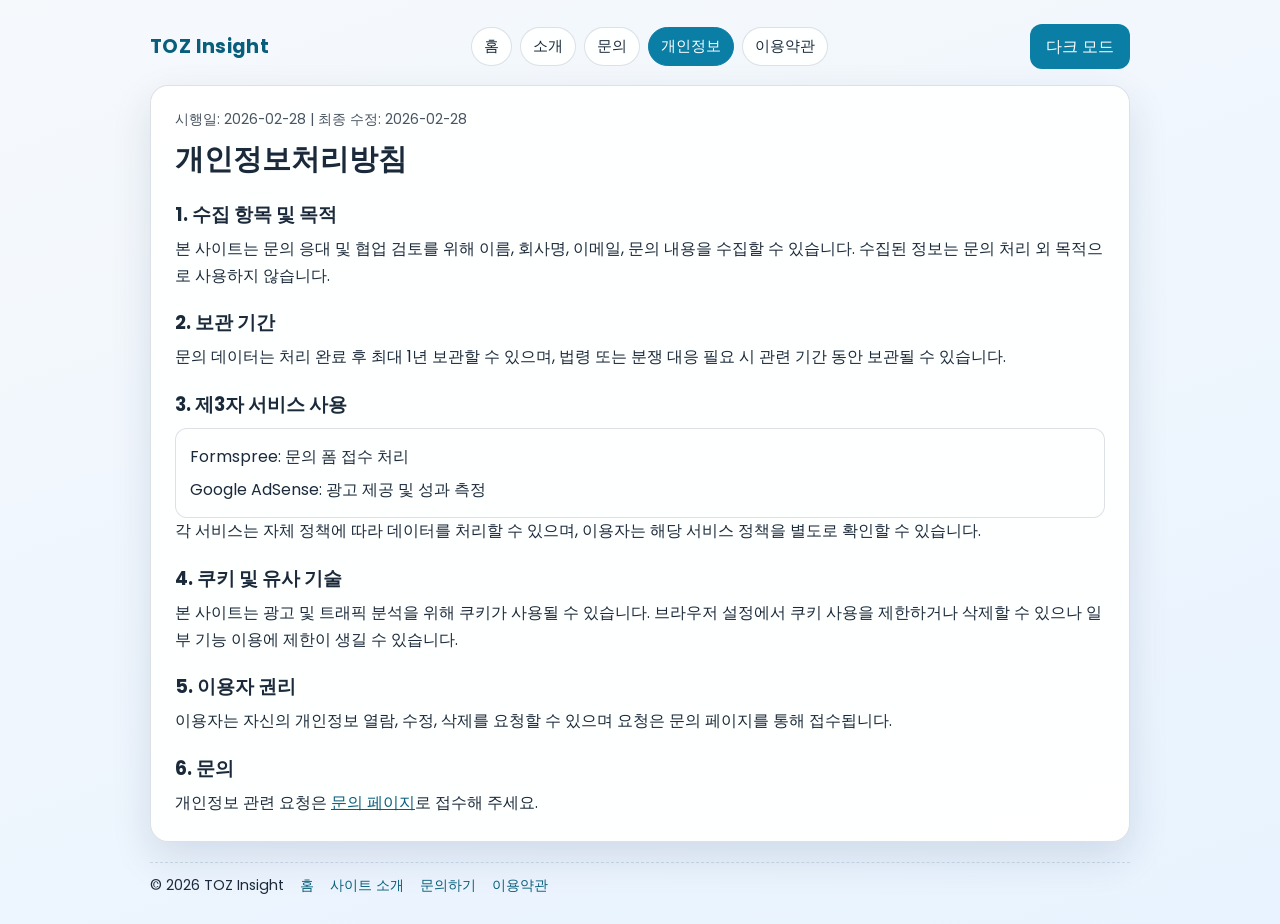
<file: privacy.html>
<!doctype html>
<html lang="ko">
<head>
  <!-- Google tag (gtag.js) -->
  <script async src="https://www.googletagmanager.com/gtag/js?id=G-XMYWGD8182"></script>
  <script>
    window.dataLayer = window.dataLayer || [];
    function gtag(){dataLayer.push(arguments);}
    gtag('js', new Date());

    gtag('config', 'G-XMYWGD8182');
  </script>
  <script type="text/javascript">
    (function(c,l,a,r,i,t,y){
        c[a]=c[a]||function(){(c[a].q=c[a].q||[]).push(arguments)};
        t=l.createElement(r);t.async=1;t.src="https://www.clarity.ms/tag/"+i;
        y=l.getElementsByTagName(r)[0];y.parentNode.insertBefore(t,y);
    })(window, document, "clarity", "script", "vogurle60e");
  </script>
  <meta charset="UTF-8" />
  <meta name="viewport" content="width=device-width, initial-scale=1.0" />
  <title>TOZ Insight | 개인정보처리방침</title>
  <meta name="description" content="TOZ Insight 개인정보 처리, 보관 기간, 제3자 처리, 이용자 권리 안내" />
  <meta name="google-adsense-account" content="ca-pub-9788382000229740" />
  <script async src="https://pagead2.googlesyndication.com/pagead/js/adsbygoogle.js?client=ca-pub-9788382000229740" crossorigin="anonymous"></script>
  <link rel="preconnect" href="https://fonts.googleapis.com" />
  <link rel="preconnect" href="https://fonts.gstatic.com" crossorigin />
  <link href="https://fonts.googleapis.com/css2?family=Poppins:wght@300;400;600;700&display=swap" rel="stylesheet" />
  <link href="style.css" rel="stylesheet" />
</head>
<body>
  <main class="page">
    <header class="topbar">
      <div class="brand">TOZ Insight</div>
      <nav>
        <a href="index.html">홈</a>
        <a href="about.html">소개</a>
        <a href="contact.html">문의</a>
        <a href="privacy.html">개인정보</a>
        <a href="terms.html">이용약관</a>
      </nav>
      <button id="theme-toggle" type="button">다크 모드</button>
    </header>

    <section class="card doc">
      <p class="doc-meta">시행일: 2026-02-28 | 최종 수정: 2026-02-28</p>
      <h1>개인정보처리방침</h1>

      <h2>1. 수집 항목 및 목적</h2>
      <p class="copy">
        본 사이트는 문의 응대 및 협업 검토를 위해 이름, 회사명, 이메일, 문의 내용을 수집할 수 있습니다.
        수집된 정보는 문의 처리 외 목적으로 사용하지 않습니다.
      </p>

      <h2>2. 보관 기간</h2>
      <p class="copy">
        문의 데이터는 처리 완료 후 최대 1년 보관할 수 있으며, 법령 또는 분쟁 대응 필요 시 관련 기간 동안 보관될 수 있습니다.
      </p>

      <h2>3. 제3자 서비스 사용</h2>
      <div class="list-block">
        <p>Formspree: 문의 폼 접수 처리</p>
        <p>Google AdSense: 광고 제공 및 성과 측정</p>
      </div>
      <p class="copy">
        각 서비스는 자체 정책에 따라 데이터를 처리할 수 있으며, 이용자는 해당 서비스 정책을 별도로 확인할 수 있습니다.
      </p>

      <h2>4. 쿠키 및 유사 기술</h2>
      <p class="copy">
        본 사이트는 광고 및 트래픽 분석을 위해 쿠키가 사용될 수 있습니다.
        브라우저 설정에서 쿠키 사용을 제한하거나 삭제할 수 있으나 일부 기능 이용에 제한이 생길 수 있습니다.
      </p>

      <h2>5. 이용자 권리</h2>
      <p class="copy">
        이용자는 자신의 개인정보 열람, 수정, 삭제를 요청할 수 있으며 요청은 문의 페이지를 통해 접수됩니다.
      </p>

      <h2>6. 문의</h2>
      <p class="copy">개인정보 관련 요청은 <a href="contact.html">문의 페이지</a>로 접수해 주세요.</p>
    </section>

    <footer class="footer">
      <span>© 2026 TOZ Insight</span>
      <a href="index.html">홈</a>
      <a href="about.html">사이트 소개</a>
      <a href="contact.html">문의하기</a>
      <a href="terms.html">이용약관</a>
    </footer>
  </main>
  <script src="main.js"></script>
</body>
</html>
</file>
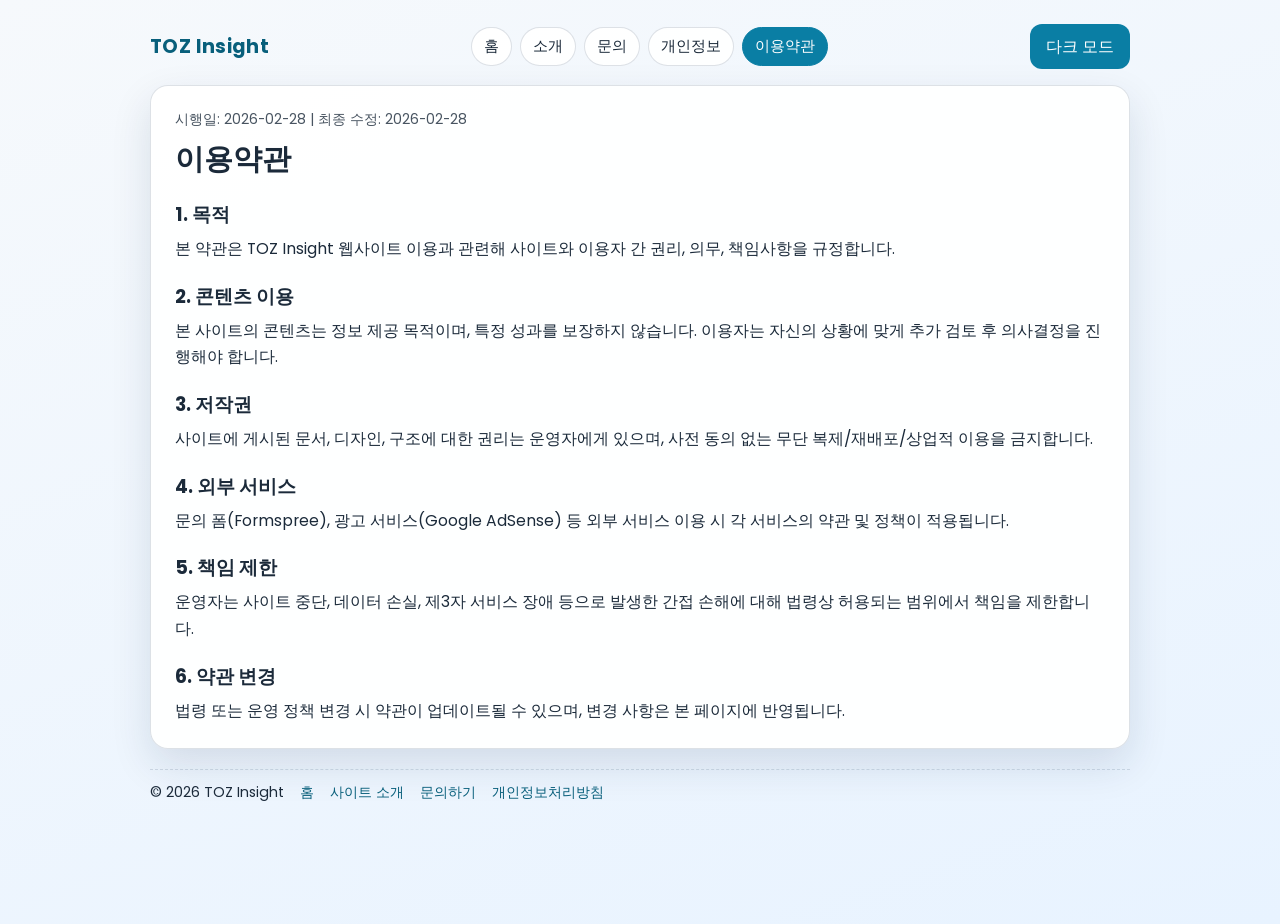
<file: terms.html>
<!doctype html>
<html lang="ko">
<head>
  <!-- Google tag (gtag.js) -->
  <script async src="https://www.googletagmanager.com/gtag/js?id=G-XMYWGD8182"></script>
  <script>
    window.dataLayer = window.dataLayer || [];
    function gtag(){dataLayer.push(arguments);}
    gtag('js', new Date());

    gtag('config', 'G-XMYWGD8182');
  </script>
  <script type="text/javascript">
    (function(c,l,a,r,i,t,y){
        c[a]=c[a]||function(){(c[a].q=c[a].q||[]).push(arguments)};
        t=l.createElement(r);t.async=1;t.src="https://www.clarity.ms/tag/"+i;
        y=l.getElementsByTagName(r)[0];y.parentNode.insertBefore(t,y);
    })(window, document, "clarity", "script", "vogurle60e");
  </script>
  <meta charset="UTF-8" />
  <meta name="viewport" content="width=device-width, initial-scale=1.0" />
  <title>TOZ Insight | 이용약관</title>
  <meta name="description" content="TOZ Insight 이용약관, 책임 제한, 저작권, 외부 서비스 이용 조건 안내" />
  <meta name="google-adsense-account" content="ca-pub-9788382000229740" />
  <script async src="https://pagead2.googlesyndication.com/pagead/js/adsbygoogle.js?client=ca-pub-9788382000229740" crossorigin="anonymous"></script>
  <link rel="preconnect" href="https://fonts.googleapis.com" />
  <link rel="preconnect" href="https://fonts.gstatic.com" crossorigin />
  <link href="https://fonts.googleapis.com/css2?family=Poppins:wght@300;400;600;700&display=swap" rel="stylesheet" />
  <link href="style.css" rel="stylesheet" />
</head>
<body>
  <main class="page">
    <header class="topbar">
      <div class="brand">TOZ Insight</div>
      <nav>
        <a href="index.html">홈</a>
        <a href="about.html">소개</a>
        <a href="contact.html">문의</a>
        <a href="privacy.html">개인정보</a>
        <a href="terms.html">이용약관</a>
      </nav>
      <button id="theme-toggle" type="button">다크 모드</button>
    </header>

    <section class="card doc">
      <p class="doc-meta">시행일: 2026-02-28 | 최종 수정: 2026-02-28</p>
      <h1>이용약관</h1>

      <h2>1. 목적</h2>
      <p class="copy">
        본 약관은 TOZ Insight 웹사이트 이용과 관련해 사이트와 이용자 간 권리, 의무, 책임사항을 규정합니다.
      </p>

      <h2>2. 콘텐츠 이용</h2>
      <p class="copy">
        본 사이트의 콘텐츠는 정보 제공 목적이며, 특정 성과를 보장하지 않습니다.
        이용자는 자신의 상황에 맞게 추가 검토 후 의사결정을 진행해야 합니다.
      </p>

      <h2>3. 저작권</h2>
      <p class="copy">
        사이트에 게시된 문서, 디자인, 구조에 대한 권리는 운영자에게 있으며,
        사전 동의 없는 무단 복제/재배포/상업적 이용을 금지합니다.
      </p>

      <h2>4. 외부 서비스</h2>
      <p class="copy">
        문의 폼(Formspree), 광고 서비스(Google AdSense) 등 외부 서비스 이용 시 각 서비스의 약관 및 정책이 적용됩니다.
      </p>

      <h2>5. 책임 제한</h2>
      <p class="copy">
        운영자는 사이트 중단, 데이터 손실, 제3자 서비스 장애 등으로 발생한 간접 손해에 대해 법령상 허용되는 범위에서 책임을 제한합니다.
      </p>

      <h2>6. 약관 변경</h2>
      <p class="copy">
        법령 또는 운영 정책 변경 시 약관이 업데이트될 수 있으며, 변경 사항은 본 페이지에 반영됩니다.
      </p>
    </section>

    <footer class="footer">
      <span>© 2026 TOZ Insight</span>
      <a href="index.html">홈</a>
      <a href="about.html">사이트 소개</a>
      <a href="contact.html">문의하기</a>
      <a href="privacy.html">개인정보처리방침</a>
    </footer>
  </main>
  <script src="main.js"></script>
</body>
</html>
</file>
<file: style.css>
:root {
  --bg: linear-gradient(160deg, #f6f9fc 0%, #e8f3ff 100%);
  --bg-dark: linear-gradient(160deg, #0f1d2f 0%, #122840 100%);
  --text: #1b2a3a;
  --text-dark: #eaf2ff;
  --card: rgba(255, 255, 255, 0.92);
  --card-dark: rgba(10, 20, 36, 0.86);
  --border: rgba(20, 48, 82, 0.14);
  --border-dark: rgba(180, 210, 255, 0.16);
  --primary: #0a7ea4;
  --primary-strong: #085f7b;
  --shadow: 0 16px 40px rgba(20, 40, 70, 0.12);
}

[data-theme='dark'] {
  --text: var(--text-dark);
  --card: var(--card-dark);
  --border: var(--border-dark);
  --bg: var(--bg-dark);
  --shadow: 0 18px 42px rgba(0, 0, 0, 0.45);
}

* {
  box-sizing: border-box;
}

body {
  margin: 0;
  font-family: 'Poppins', 'Noto Sans KR', sans-serif;
  color: var(--text);
  background: var(--bg);
  min-height: 100vh;
}

.page {
  width: min(980px, 100% - 32px);
  margin: 24px auto 60px;
}

.topbar {
  display: flex;
  align-items: center;
  justify-content: space-between;
  gap: 12px;
  margin-bottom: 16px;
}

.brand {
  font-size: 1.2rem;
  font-weight: 700;
  letter-spacing: 0.02em;
  color: var(--primary-strong);
}

nav {
  display: flex;
  flex-wrap: wrap;
  gap: 8px;
}

nav a {
  text-decoration: none;
  color: var(--text);
  padding: 8px 12px;
  border: 1px solid var(--border);
  border-radius: 999px;
  background: var(--card);
  font-size: 0.92rem;
}

nav a.active {
  border-color: var(--primary);
  color: #fff;
  background: var(--primary);
}

button,
.btn {
  background: var(--primary);
  color: #fff;
  border: 0;
  border-radius: 12px;
  padding: 10px 16px;
  font: inherit;
  cursor: pointer;
}

button:hover,
.btn:hover {
  background: var(--primary-strong);
}

.card {
  background: var(--card);
  border: 1px solid var(--border);
  border-radius: 18px;
  padding: 24px;
  box-shadow: var(--shadow);
}

.hero {
  margin-bottom: 16px;
}

.hero h1 {
  margin: 0 0 10px;
  font-size: 2rem;
  line-height: 1.25;
}

.hero p {
  margin: 0;
  line-height: 1.7;
}

.grid {
  display: grid;
  grid-template-columns: repeat(2, minmax(0, 1fr));
  gap: 14px;
  margin: 16px 0;
}

.article h2 {
  margin: 0 0 8px;
  font-size: 1.05rem;
}

.article h2 a {
  color: var(--primary-strong);
  text-decoration: none;
}

.article h2 a:hover {
  text-decoration: underline;
}

.article p,
.copy {
  margin: 0;
  line-height: 1.7;
  font-size: 0.98rem;
}

.notice {
  margin-top: 16px;
  font-size: 0.9rem;
  opacity: 0.84;
}

.section-title {
  margin: 24px 0 10px;
  font-size: 1.25rem;
}

.ad-card {
  padding: 16px;
  min-height: 120px;
}

form {
  display: grid;
  gap: 10px;
}

label {
  font-size: 0.92rem;
  font-weight: 600;
}

input,
textarea {
  width: 100%;
  border: 1px solid var(--border);
  border-radius: 10px;
  padding: 10px 12px;
  background: rgba(255, 255, 255, 0.7);
  color: inherit;
  font: inherit;
}

[data-theme='dark'] input,
[data-theme='dark'] select,
[data-theme='dark'] textarea {
  background: rgba(12, 25, 44, 0.85);
}

input:focus,
select:focus,
textarea:focus {
  outline: 2px solid color-mix(in srgb, var(--primary) 65%, white 35%);
  outline-offset: 1px;
}

select {
  width: 100%;
  border: 1px solid var(--border);
  border-radius: 10px;
  padding: 10px 12px;
  background: rgba(255, 255, 255, 0.7);
  color: inherit;
  font: inherit;
}

.doc h1 {
  margin: 0 0 10px;
  font-size: 1.8rem;
}

.doc h2 {
  margin: 20px 0 8px;
  font-size: 1.16rem;
}

.doc-meta {
  margin: 0 0 8px;
  font-size: 0.86rem;
  opacity: 0.8;
}

.list-block {
  margin-top: 10px;
  padding: 14px;
  border-radius: 12px;
  border: 1px solid var(--border);
  background: rgba(255, 255, 255, 0.45);
}

.list-block p {
  margin: 0;
  line-height: 1.7;
}

.list-block p + p {
  margin-top: 6px;
}

.highlight {
  margin-top: 10px;
  padding: 14px;
  border-left: 4px solid var(--primary);
  border-radius: 10px;
  background: rgba(10, 126, 164, 0.08);
  line-height: 1.65;
}

.doc a {
  color: var(--primary-strong);
}

.footer {
  margin-top: 20px;
  padding-top: 12px;
  border-top: 1px dashed var(--border);
  font-size: 0.88rem;
  display: flex;
  flex-wrap: wrap;
  gap: 10px 16px;
}

.footer a {
  color: var(--primary-strong);
  text-decoration: none;
}

.footer a:hover {
  text-decoration: underline;
}

@media (max-width: 760px) {
  .grid {
    grid-template-columns: 1fr;
  }

  .topbar {
    align-items: flex-start;
    flex-direction: column;
  }

  .hero h1 {
    font-size: 1.6rem;
  }
}
</file>
